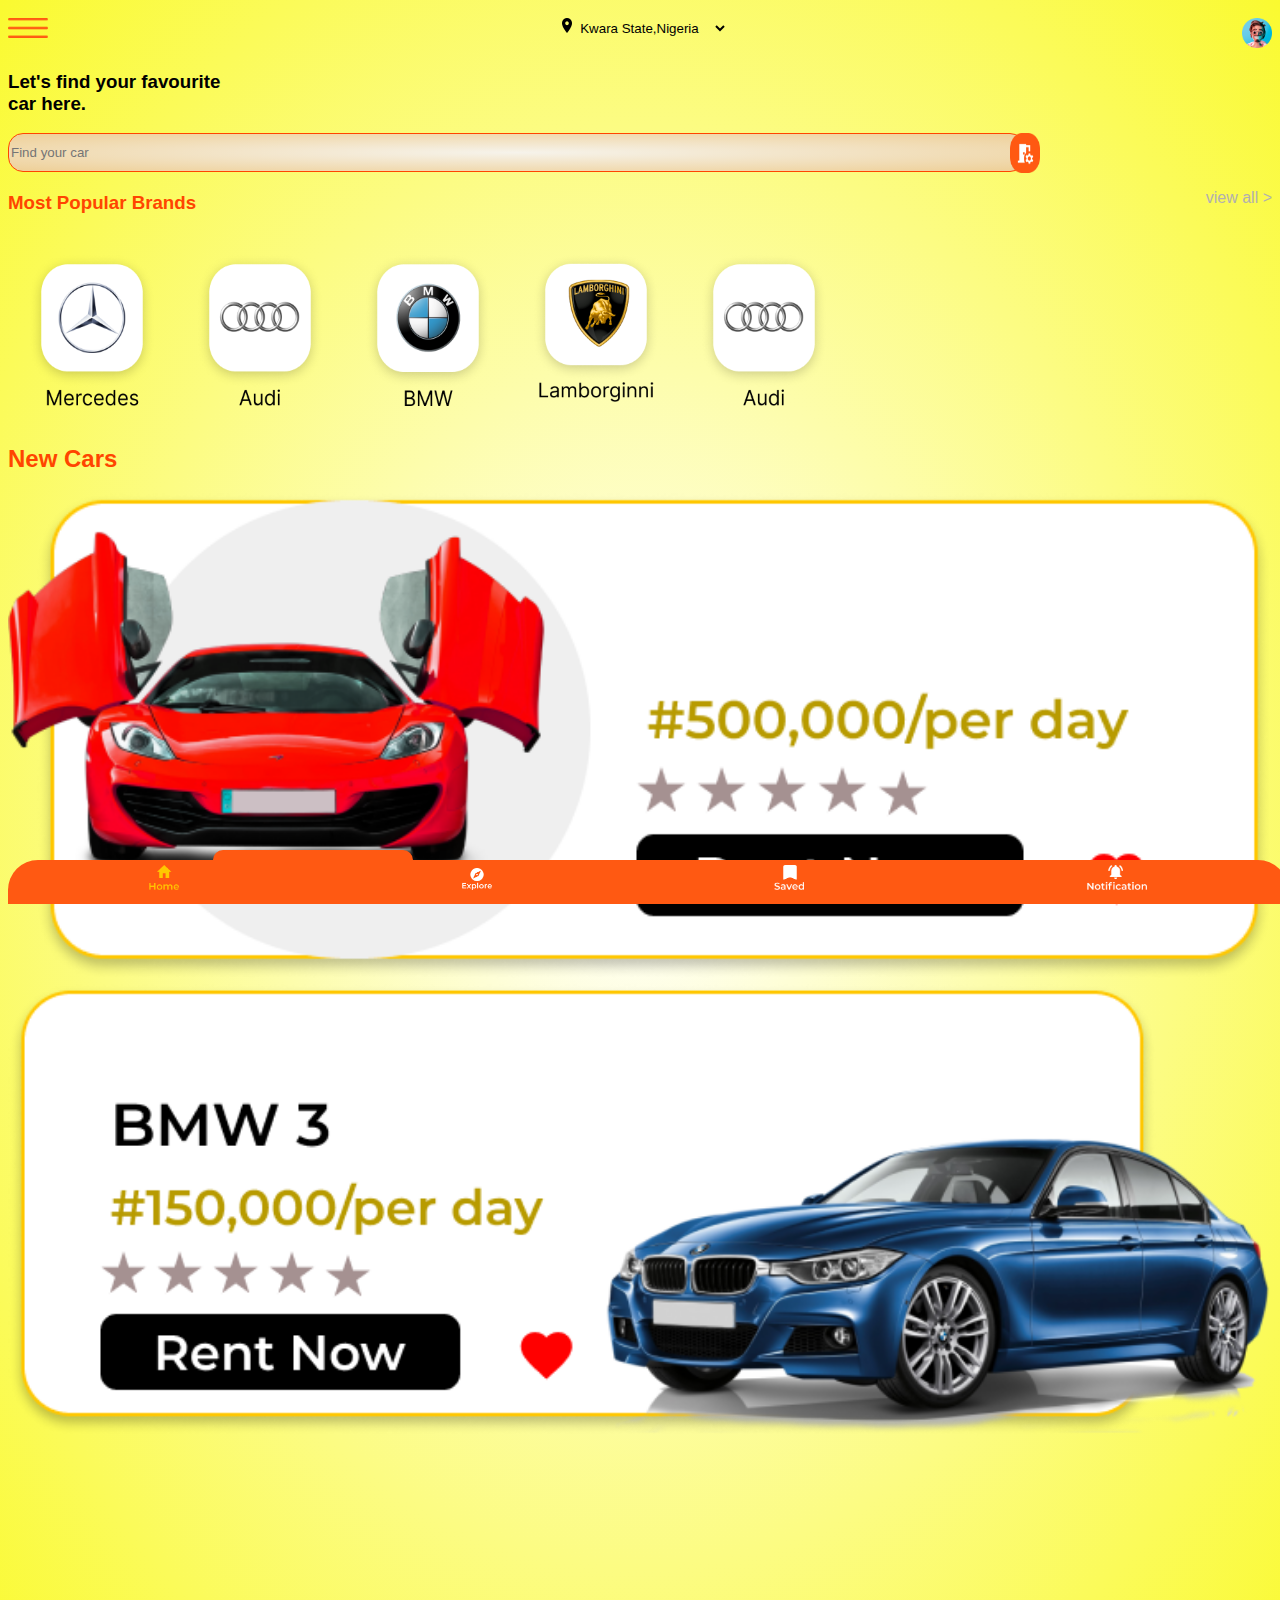
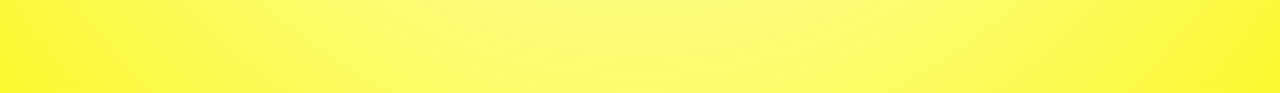
<file: index.html>
<!DOCTYPE html>
<html lang="en">

<head>
    <meta charset="UTF-8">
    <meta http-equiv="X-UA-Compatible" content="IE=edge">
    <meta name="viewport" content="width=device-width, initial-scale=1.0">
    <title>Document</title>
    <link rel="stylesheet" href="./newcar.css">
</head>

<body>
    <nav>
        <div><img class="three-line" src="./img/three line img.png" alt=""></div>
        <div class="location-div">
            <img src="./img/gps.png" alt="">
            <select name="" id="select">
                <option value=""> Kwara State,Nigeria </option>
                <option value=""> Abia State,Nigeria </option>
                <option value=""> Imo State,Nigeria </option>
                <option value=""> Anabara State,Nigeria </option>
                <option value=""> Oyo State,Nigeria </option>
            </select>
        </div>
        <div><img class="person" src="./img/person img.png" alt=""></div>
    </nav>
    <div class="search-div">
        <h3 class="search-words">
            Let's find your favourite <br>
            car here.
        </h3>
        <div class="  search-bar-div">
            <input class="search-bar" type="text" placeholder="Find your car">
            <img width="30px" src="./img/image417.png" alt="">
        </div>
    </div>
    <div class="brand-div">
        <div style="display:flex; justify-content: space-between;">
            <h3 style="color: orangered;">Most Popular Brands</h3>
            <p style="color: rgb(177, 176, 176);">view all ></p>
        </div>
        <div class="cars-list">
            <img src="./img/benz logo with name.png" alt="">
            <img src="./img/audi img with name.png" alt="">
            <img src="./img/bmw logo with name.png" alt="">
            <a href="./second-car-landing.html">
                <img class="lambo" src="./img/lamborgini logo with name.png" alt="">
            </a>
            <img src="./img/audi img with name.png" alt="">
        </div>
    </div>
    <div class="New-Car">
        <h2 style="color:orangered;">New Cars</h2>
        <div>
            <img style="width:100%;" src="./img/red car with write up.png" alt="">
        </div>
        <div>
            <img style="width:100%;" src="./img/blue car with writeup.png" alt="">
        </div>
    </div>
    <footer>

        <div class="footerss">

            <div>
                <a href="#">
                    <img class="first-three" src="./img/image453.png" alt="" srcset="">
                </a>
            </div>
            <div>
                <a href="">
                    <img class="first-three" src="./img/explore img with name.png" alt="">
                </a>
            </div>
            <div>
                <a href="">
                    <img class="first-three" src="./img/saved img with name.png" alt="" srcset="">
                </a>
            </div>
            <div>
                <div class="notificate  notificate-hide" id="notificate-box">
                    <h5>Notification</h5>
                </div>
                <div>
                    <img class="notificationimgs" src="./img/notification img with name.png" alt="" srcset="">
                </div>
            </div>
        </div>
        <div class="orange-Head">
    </footer>
</body>
<script src="./newcar.js"></script>

</html>
</file>
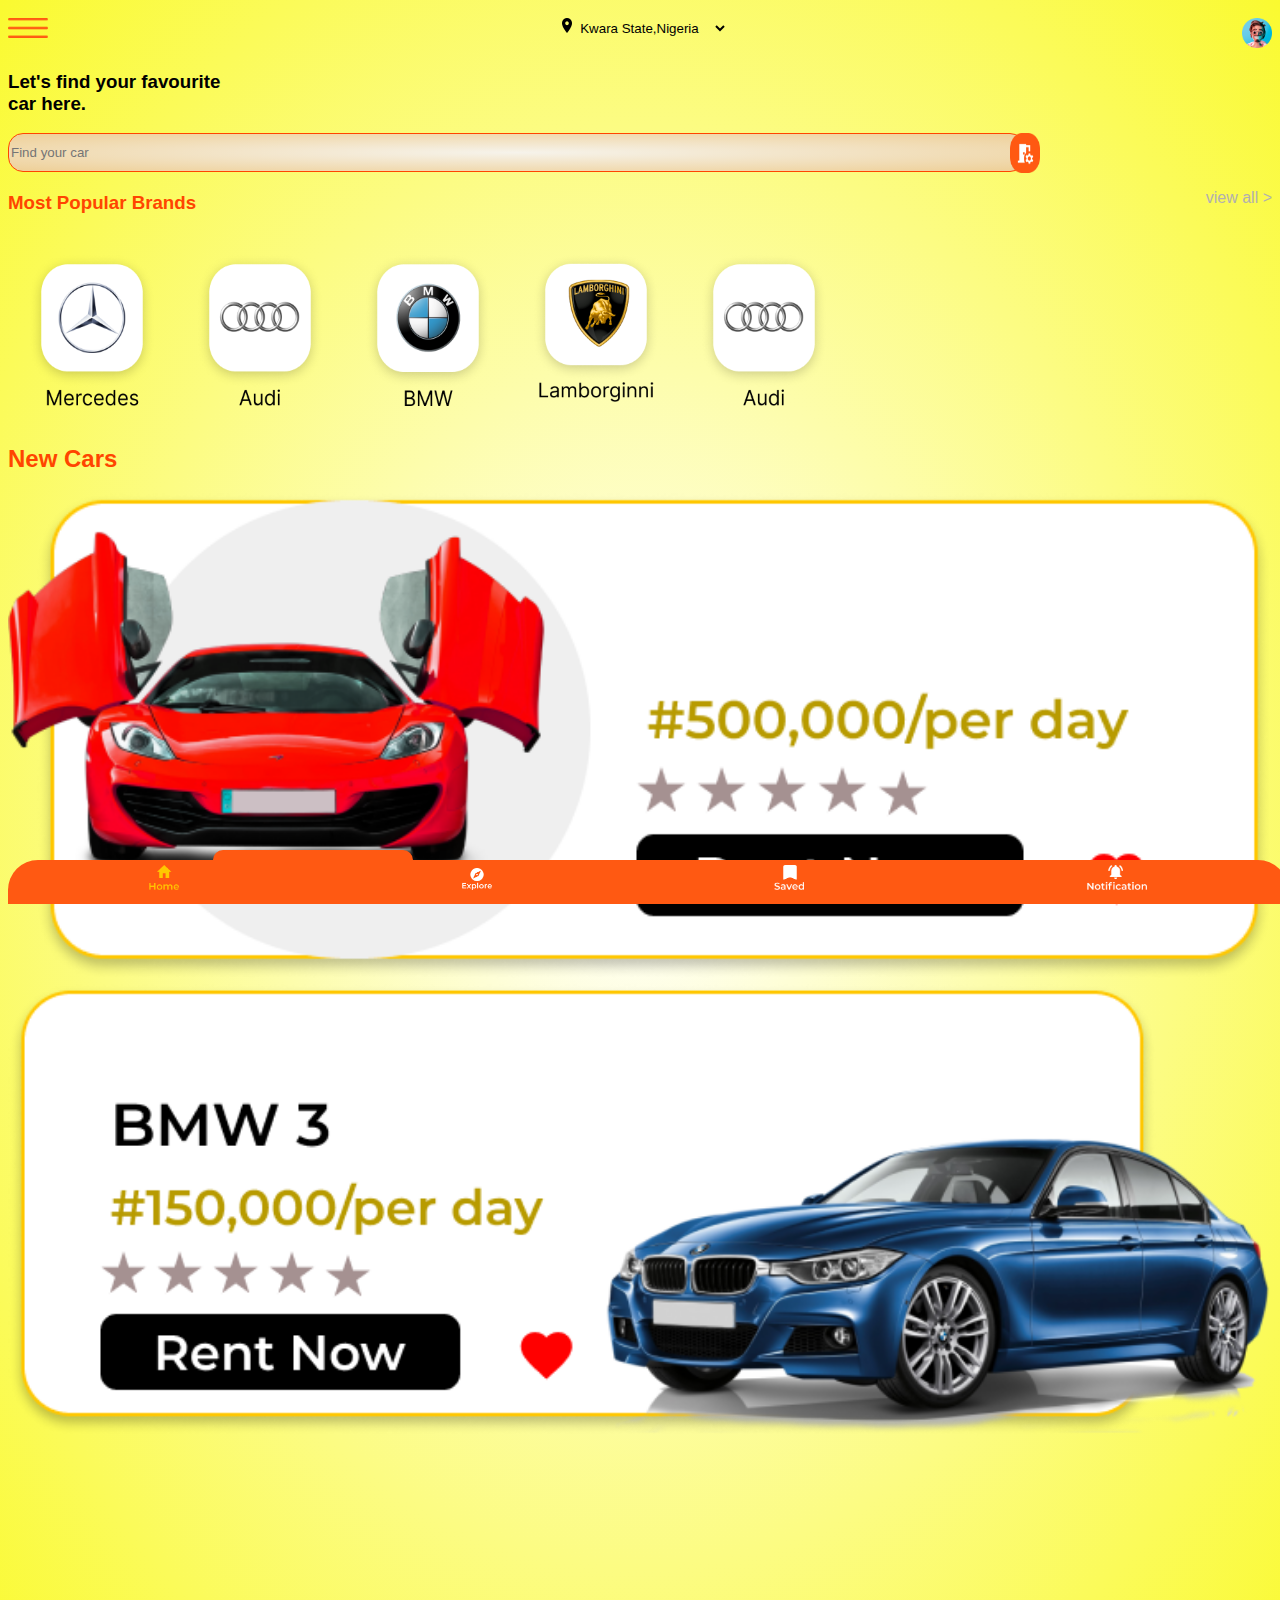
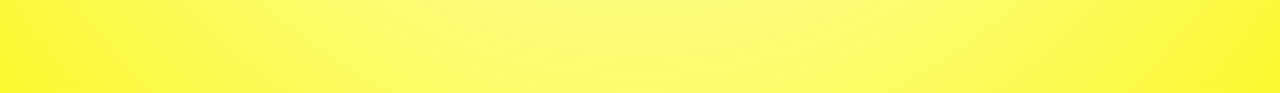
<file: newcar.html>
<!DOCTYPE html>
<html lang="en">

<head>
    <meta charset="UTF-8">
    <meta http-equiv="X-UA-Compatible" content="IE=edge">
    <meta name="viewport" content="width=device-width, initial-scale=1.0">
    <title>Document</title>
    <link rel="stylesheet" href="./newcar.css">
</head>

<body>
    <nav>
        <div><img class="three-line" src="./img/three line img.png" alt=""></div>
        <div class="location-div">
            <img src="./img/gps.png" alt="">
            <select name="" id="select">
                <option value=""> Kwara State,Nigeria </option>
                <option value=""> Abia State,Nigeria </option>
                <option value=""> Imo State,Nigeria </option>
                <option value=""> Anabara State,Nigeria </option>
                <option value=""> Oyo State,Nigeria </option>
            </select>
        </div>
        <div><img class="person" src="./img/person img.png" alt=""></div>
    </nav>
    <div class="search-div">
        <h3 class="search-words">
            Let's find your favourite <br>
            car here.
        </h3>
        <div class="  search-bar-div">
            <input class="search-bar" type="text" placeholder="Find your car">
            <img width="30px" src="./img/image417.png" alt="">
        </div>
    </div>
    <div class="brand-div">
        <div style="display:flex; justify-content: space-between;">
            <h3 style="color: orangered;">Most Popular Brands</h3>
            <p style="color: rgb(177, 176, 176);">view all ></p>
        </div>
        <div class="cars-list">
            <img src="./img/benz logo with name.png" alt="">
            <img src="./img/audi img with name.png" alt="">
            <img src="./img/bmw logo with name.png" alt="">
            <a href="./second car landing.html">
                <img class="lambo" src="./img/lamborgini logo with name.png" alt="">
            </a>
            <img src="./img/audi img with name.png" alt="">
        </div>
    </div>
    <div class="New-Car">
        <h2 style="color:orangered;">New Cars</h2>
        <div>
            <img style="width:100%;" src="./img/red car with write up.png" alt="">
        </div>
        <div>
            <img style="width:100%;" src="./img/blue car with writeup.png" alt="">
        </div>
    </div>
    <footer>

        <div class="footerss">

            <div>
                <a href="#">
                    <img class="first-three" src="./img/image453.png" alt="" srcset="">
                </a>
            </div>
            <div>
                <a href="">
                    <img class="first-three" src="./img/explore img with name.png" alt="">
                </a>
            </div>
            <div>
                <a href="">
                    <img class="first-three" src="./img/saved img with name.png" alt="" srcset="">
                </a>
            </div>
            <div>
                <div class="notificate  notificate-hide" id="notificate-box">
                    <h5>Notification</h5>
                </div>
                <div>
                    <img class="notificationimgs" src="./img/notification img with name.png" alt="" srcset="">
                </div>
            </div>
        </div>
        <div class="orange-Head">
    </footer>
</body>
<script src="./newcar.js"></script>

</html>
</file>
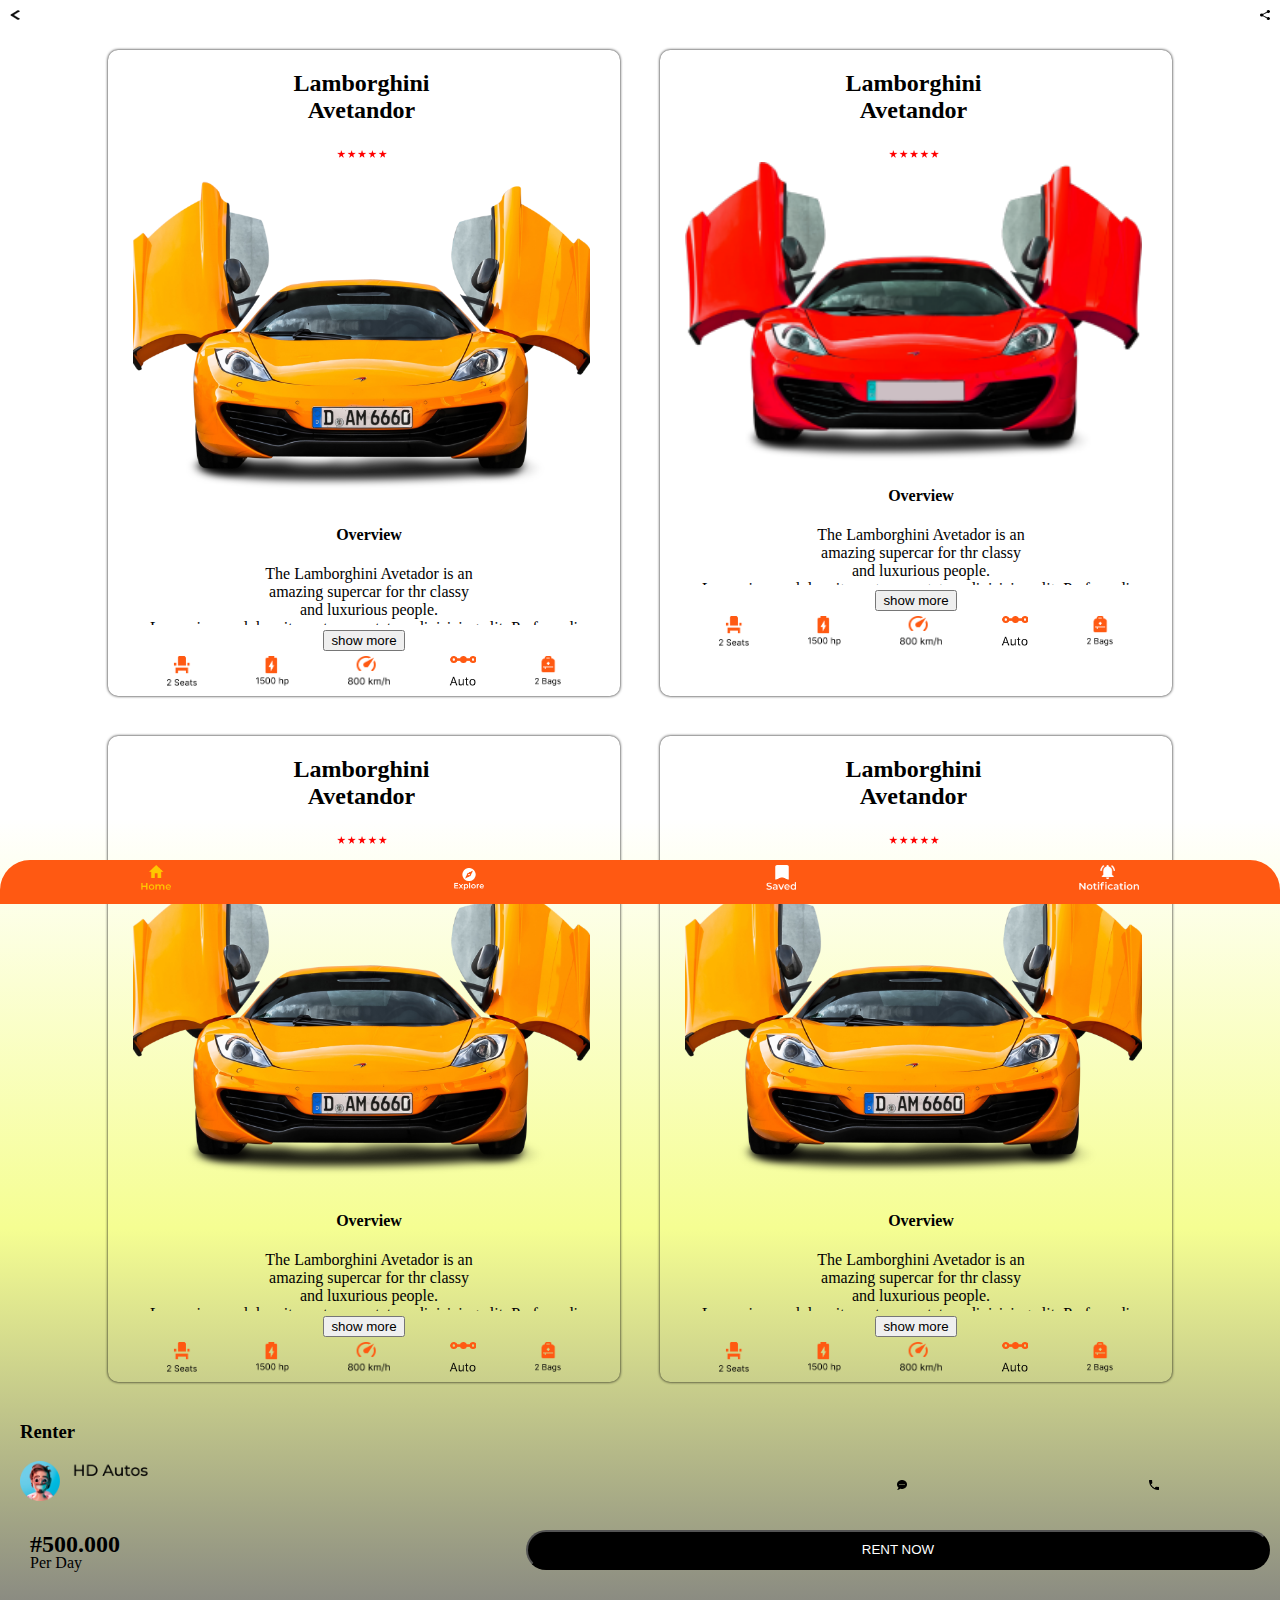
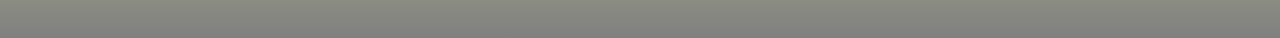
<file: second car landing.html>
<!DOCTYPE html>
<html lang="en">

<head>
    <meta charset="UTF-8">
    <meta http-equiv="X-UA-Compatible" content="IE=edge">
    <meta name="viewport" content="width=device-width, initial-scale=1.0">
    <title>Document</title>
    <link rel="stylesheet" href="./second landpage.css">
</head>

<body>

    <nav>
        <img src="./img/left arrow img.png" alt="">
        <img src="./img/share button.png" alt="">
    </nav>
    <div class="cars-Carrolcell-GenaralDiv">
        <div class="eachCar">
            <div class="cars-Carrolcell">
                <h2>Lamborghini <br> Avetandor</h2>
                <div><img class="fivestar" src="./img/5 star img.png" alt=""></div>
                <div><img class="yellowcar" src="./img/yellow car.png" alt=""></div>

            </div>
            <div class="overView    overview-show">
                <h4>Overview</h4>
                <p class="over-View ">The Lamborghini Avetador is an <br>
                    amazing supercar for thr classy <br>
                    and luxurious people. <br>
                    Lorem ipsum dolor sit amet consectetur adipisicing elit. Perferendis, distinctio aperiam doloremque
                    consequatur vel commodi beatae debitis dignissimos nemo illum alias corrupti sequi expedita
                    voluptatibus natus, quis voluptatum aliquid ipsa.
                </p>
            </div>
            <button class="showmore-button" id="button-show">show more</button>
            <div class="specfication">
                <div><img src="./img/two site img and name.png" alt=""></div>
                <div><img src="./img/battery.png" alt="" srcset=""></div>
                <div><img src="./img/800km.png" alt="" srcset=""></div>
                <div><img src="./img/auto with img.png" alt="" srcset=""></div>
                <div><img src="./img/two bags img and name.png" alt="" srcset=""></div>
            </div>

        </div>
        <div class="eachCar">
            <div class="cars-Carrolcell">
                <h2>Lamborghini <br> Avetandor</h2>
                <div><img class="fivestar" src="./img/5 star img.png" alt=""></div>
                <div><img class="yellowcar" src="./img/red car img.png" alt=""></div>

            </div>
            <div class="overView2    overview-show2">
                <h4>Overview</h4>
                <p class="over-View ">The Lamborghini Avetador is an <br>
                    amazing supercar for thr classy <br>
                    and luxurious people. <br>
                    Lorem ipsum dolor sit amet consectetur adipisicing elit. Perferendis, distinctio aperiam doloremque
                    consequatur vel commodi beatae debitis dignissimos nemo illum alias corrupti sequi expedita
                    voluptatibus natus, quis voluptatum aliquid ipsa.
                </p>
            </div>
            <button class="showmore-button" id="button-show2">show more</button>
            <div class="specfication">
                <div><img src="./img/two site img and name.png" alt=""></div>
                <div><img src="./img/battery.png" alt="" srcset=""></div>
                <div><img src="./img/800km.png" alt="" srcset=""></div>
                <div><img src="./img/auto with img.png" alt="" srcset=""></div>
                <div><img src="./img/two bags img and name.png" alt="" srcset=""></div>
            </div>

        </div>
        <div class="eachCar">
            <div class="cars-Carrolcell">
                <h2>Lamborghini <br> Avetandor</h2>
                <div><img class="fivestar" src="./img/5 star img.png" alt=""></div>
                <div><img class="yellowcar" src="./img/yellow car.png" alt=""></div>

            </div>
            <div class="overView3    overview-show3">
                <h4>Overview</h4>
                <p class="over-View ">The Lamborghini Avetador is an <br>
                    amazing supercar for thr classy <br>
                    and luxurious people. <br>
                    Lorem ipsum dolor sit amet consectetur adipisicing elit. Perferendis, distinctio aperiam doloremque
                    consequatur vel commodi beatae debitis dignissimos nemo illum alias corrupti sequi expedita
                    voluptatibus natus, quis voluptatum aliquid ipsa.
                </p>
            </div>
            <button class="showmore-button" id="button-show3">show more</button>
            <div class="specfication">
                <div><img src="./img/two site img and name.png" alt=""></div>
                <div><img src="./img/battery.png" alt="" srcset=""></div>
                <div><img src="./img/800km.png" alt="" srcset=""></div>
                <div><img src="./img/auto with img.png" alt="" srcset=""></div>
                <div><img src="./img/two bags img and name.png" alt="" srcset=""></div>
            </div>

        </div>
        <div class="eachCar">
            <div class="cars-Carrolcell">
                <h2>Lamborghini <br> Avetandor</h2>
                <div><img class="fivestar" src="./img/5 star img.png" alt=""></div>
                <div><img class="yellowcar" src="./img/yellow car.png" alt=""></div>

            </div>
            <div class="overView4    overview-show4">
                <h4>Overview</h4>
                <p class="over-View ">The Lamborghini Avetador is an <br>
                    amazing supercar for thr classy <br>
                    and luxurious people. <br>
                    Lorem ipsum dolor sit amet consectetur adipisicing elit. Perferendis, distinctio aperiam doloremque
                    consequatur vel commodi beatae debitis dignissimos nemo illum alias corrupti sequi expedita
                    voluptatibus natus, quis voluptatum aliquid ipsa.
                </p>
            </div>
            <button class="showmore-button" id="button-show4">show more</button>
            <div class="specfication">
                <div><img src="./img/two site img and name.png" alt=""></div>
                <div><img src="./img/battery.png" alt="" srcset=""></div>
                <div><img src="./img/800km.png" alt="" srcset=""></div>
                <div><img src="./img/auto with img.png" alt="" srcset=""></div>
                <div><img src="./img/two bags img and name.png" alt="" srcset=""></div>
            </div>

        </div>
    </div>
    <div class="Renter-div">
        <h3>Renter</h3>
        <div class="Rentermain">
            <img class="RenterImg" src="./img/person img with title.png" alt="" srcset="">
            <div class="phone-message-Div">
                <a href="mailto:"> <img src="./img/message img.png" alt=""></a>
                <a href="tel:+"><img src="./img/phone img.png" alt=""></a>
            </div>
        </div>
        <div class="reent">
            <div class="rentPrice">
                <h2 class="money">#500.000</h2>
                <p>Per Day</p>
            </div>

            <button class="rentnow-button">RENT NOW</button>
        </div>
    </div>
    <footer>

        <div class="footerss">

            <div>
                <a href="./newcar.html">
                    <img class="first-three" src="./img/image453.png" alt="" srcset="">
                </a>
            </div>
            <div>
                <a href="">
                    <img class="first-three" src="./img/explore img with name.png" alt="">
                </a>
            </div>
            <div>
                <a href="">
                    <img class="first-three" src="./img/saved img with name.png" alt="" srcset="">
                </a>
            </div>
            <div>
                <div class="notification  notification-hide" id="notification-box">
                   <h5>Notification</h5>
                </div>
                <div>
                    <img class="notificationimg" src="./img/notification img with name.png" alt="" srcset="">
                </div>
            </div>
        </div>
        <div class="orange-Head">
    </footer>
</body>
<script src="./second car landing.js"></script>

</html>
</file>
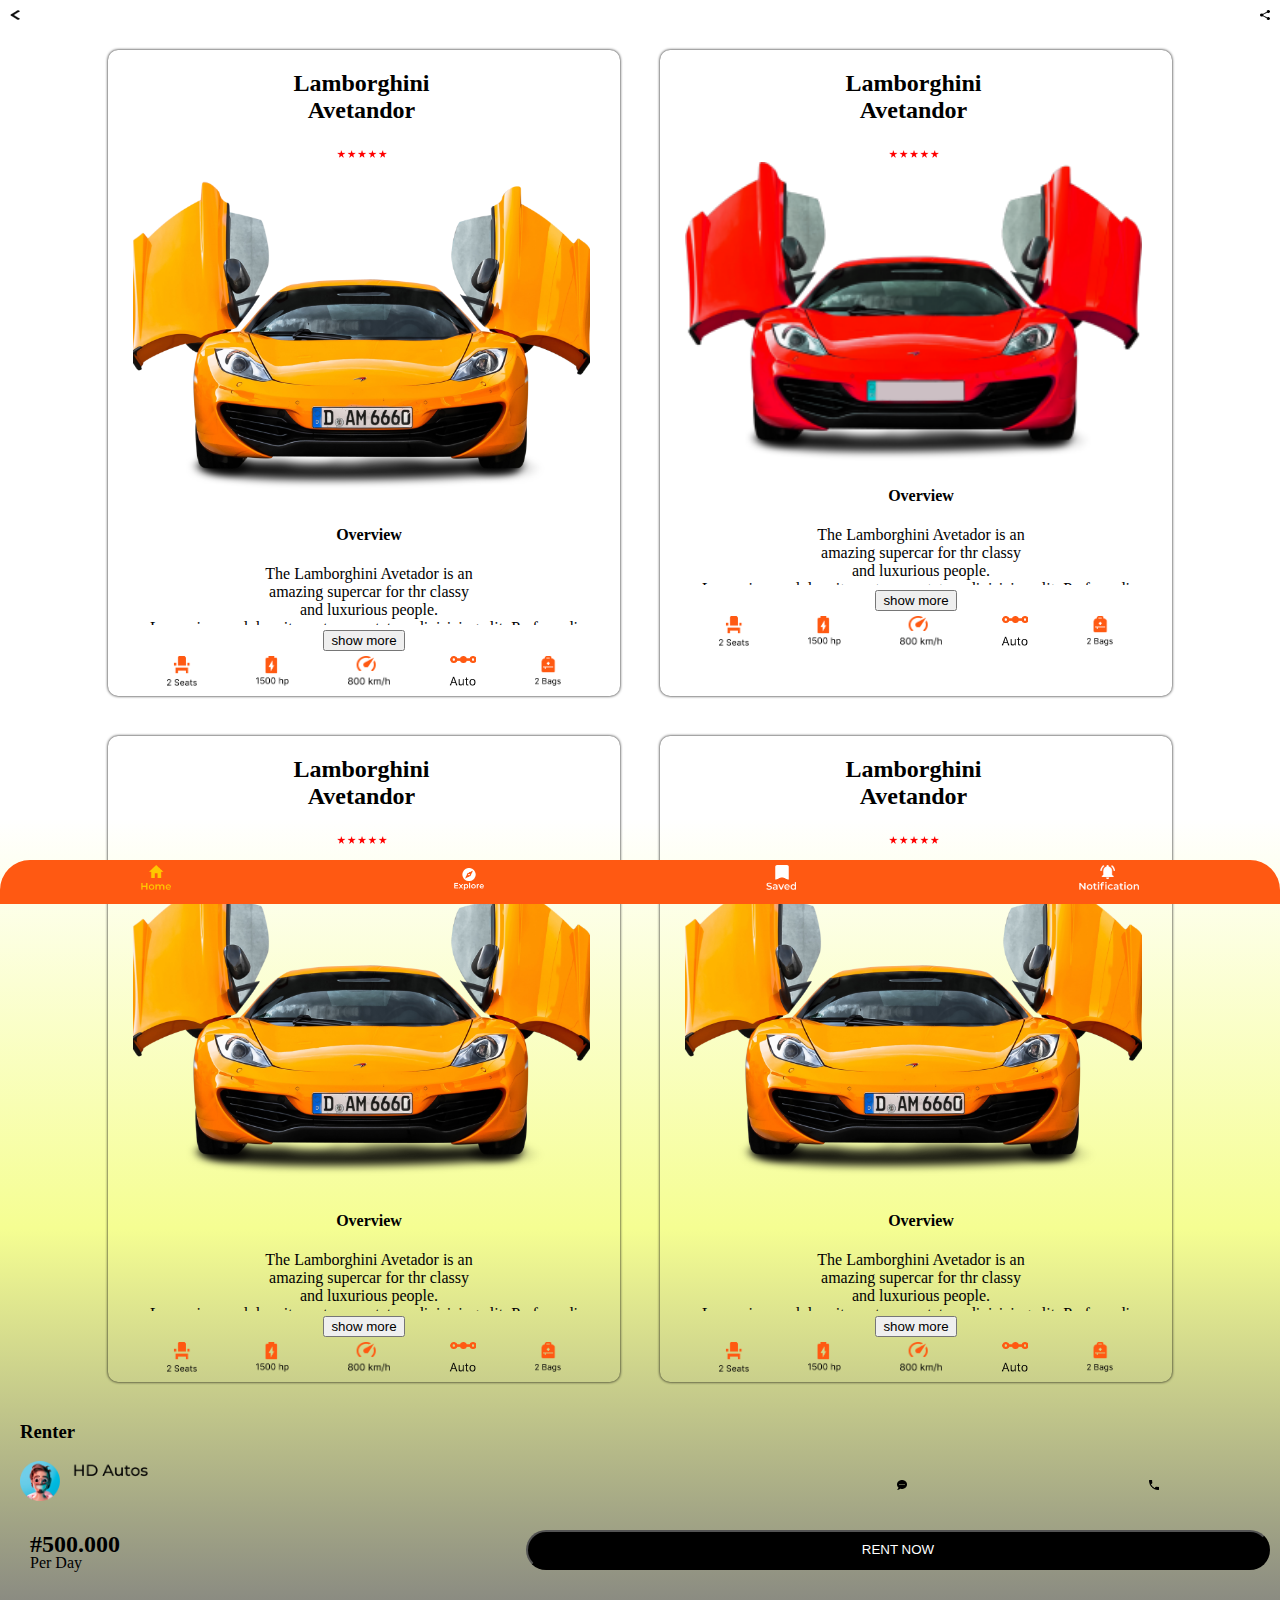
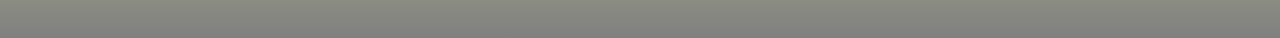
<file: second-car-landing.html>
<!DOCTYPE html>
<html lang="en">

<head>
    <meta charset="UTF-8">
    <meta http-equiv="X-UA-Compatible" content="IE=edge">
    <meta name="viewport" content="width=device-width, initial-scale=1.0">
    <title>Document</title>
    <link rel="stylesheet" href="./second-landpage.css">
</head>

<body>

    <nav>
        <img src="./img/left arrow img.png" alt="">
        <img src="./img/share button.png" alt="">
    </nav>
    <div class="cars-Carrolcell-GenaralDiv">
        <div class="eachCar">
            <div class="cars-Carrolcell">
                <h2>Lamborghini <br> Avetandor</h2>
                <div><img class="fivestar" src="./img/5 star img.png" alt=""></div>
                <div><img class="yellowcar" src="./img/yellow car.png" alt=""></div>

            </div>
            <div class="overView    overview-show">
                <h4>Overview</h4>
                <p class="over-View ">The Lamborghini Avetador is an <br>
                    amazing supercar for thr classy <br>
                    and luxurious people. <br>
                    Lorem ipsum dolor sit amet consectetur adipisicing elit. Perferendis, distinctio aperiam doloremque
                    consequatur vel commodi beatae debitis dignissimos nemo illum alias corrupti sequi expedita
                    voluptatibus natus, quis voluptatum aliquid ipsa.
                </p>
            </div>
            <button class="showmore-button" id="button-show">show more</button>
            <div class="specfication">
                <div><img src="./img/two site img and name.png" alt=""></div>
                <div><img src="./img/battery.png" alt="" srcset=""></div>
                <div><img src="./img/800km.png" alt="" srcset=""></div>
                <div><img src="./img/auto with img.png" alt="" srcset=""></div>
                <div><img src="./img/two bags img and name.png" alt="" srcset=""></div>
            </div>

        </div>
        <div class="eachCar">
            <div class="cars-Carrolcell">
                <h2>Lamborghini <br> Avetandor</h2>
                <div><img class="fivestar" src="./img/5 star img.png" alt=""></div>
                <div><img class="yellowcar" src="./img/red car img.png" alt=""></div>

            </div>
            <div class="overView2    overview-show2">
                <h4>Overview</h4>
                <p class="over-View ">The Lamborghini Avetador is an <br>
                    amazing supercar for thr classy <br>
                    and luxurious people. <br>
                    Lorem ipsum dolor sit amet consectetur adipisicing elit. Perferendis, distinctio aperiam doloremque
                    consequatur vel commodi beatae debitis dignissimos nemo illum alias corrupti sequi expedita
                    voluptatibus natus, quis voluptatum aliquid ipsa.
                </p>
            </div>
            <button class="showmore-button" id="button-show2">show more</button>
            <div class="specfication">
                <div><img src="./img/two site img and name.png" alt=""></div>
                <div><img src="./img/battery.png" alt="" srcset=""></div>
                <div><img src="./img/800km.png" alt="" srcset=""></div>
                <div><img src="./img/auto with img.png" alt="" srcset=""></div>
                <div><img src="./img/two bags img and name.png" alt="" srcset=""></div>
            </div>

        </div>
        <div class="eachCar">
            <div class="cars-Carrolcell">
                <h2>Lamborghini <br> Avetandor</h2>
                <div><img class="fivestar" src="./img/5 star img.png" alt=""></div>
                <div><img class="yellowcar" src="./img/yellow car.png" alt=""></div>

            </div>
            <div class="overView3    overview-show3">
                <h4>Overview</h4>
                <p class="over-View ">The Lamborghini Avetador is an <br>
                    amazing supercar for thr classy <br>
                    and luxurious people. <br>
                    Lorem ipsum dolor sit amet consectetur adipisicing elit. Perferendis, distinctio aperiam doloremque
                    consequatur vel commodi beatae debitis dignissimos nemo illum alias corrupti sequi expedita
                    voluptatibus natus, quis voluptatum aliquid ipsa.
                </p>
            </div>
            <button class="showmore-button" id="button-show3">show more</button>
            <div class="specfication">
                <div><img src="./img/two site img and name.png" alt=""></div>
                <div><img src="./img/battery.png" alt="" srcset=""></div>
                <div><img src="./img/800km.png" alt="" srcset=""></div>
                <div><img src="./img/auto with img.png" alt="" srcset=""></div>
                <div><img src="./img/two bags img and name.png" alt="" srcset=""></div>
            </div>

        </div>
        <div class="eachCar">
            <div class="cars-Carrolcell">
                <h2>Lamborghini <br> Avetandor</h2>
                <div><img class="fivestar" src="./img/5 star img.png" alt=""></div>
                <div><img class="yellowcar" src="./img/yellow car.png" alt=""></div>

            </div>
            <div class="overView4    overview-show4">
                <h4>Overview</h4>
                <p class="over-View ">The Lamborghini Avetador is an <br>
                    amazing supercar for thr classy <br>
                    and luxurious people. <br>
                    Lorem ipsum dolor sit amet consectetur adipisicing elit. Perferendis, distinctio aperiam doloremque
                    consequatur vel commodi beatae debitis dignissimos nemo illum alias corrupti sequi expedita
                    voluptatibus natus, quis voluptatum aliquid ipsa.
                </p>
            </div>
            <button class="showmore-button" id="button-show4">show more</button>
            <div class="specfication">
                <div><img src="./img/two site img and name.png" alt=""></div>
                <div><img src="./img/battery.png" alt="" srcset=""></div>
                <div><img src="./img/800km.png" alt="" srcset=""></div>
                <div><img src="./img/auto with img.png" alt="" srcset=""></div>
                <div><img src="./img/two bags img and name.png" alt="" srcset=""></div>
            </div>

        </div>
    </div>
    <div class="Renter-div">
        <h3>Renter</h3>
        <div class="Rentermain">
            <img class="RenterImg" src="./img/person img with title.png" alt="" srcset="">
            <div class="phone-message-Div">
                <a href="mailto:"> <img src="./img/message img.png" alt=""></a>
                <a href="tel:+"><img src="./img/phone img.png" alt=""></a>
            </div>
        </div>
        <div class="reent">
            <div class="rentPrice">
                <h2 class="money">#500.000</h2>
                <p>Per Day</p>
            </div>

            <button class="rentnow-button">RENT NOW</button>
        </div>
    </div>
    <footer>

        <div class="footerss">

            <div>
                <a href="./index.html">
                    <img class="first-three" src="./img/image453.png" alt="" srcset="">
                </a>
            </div>
            <div>
                <a href="">
                    <img class="first-three" src="./img/explore img with name.png" alt="">
                </a>
            </div>
            <div>
                <a href="">
                    <img class="first-three" src="./img/saved img with name.png" alt="" srcset="">
                </a>
            </div>
            <div>
                <div class="notification  notification-hide" id="notification-box">
                   <h5>Notification</h5>
                </div>
                <div>
                    <img class="notificationimg" src="./img/notification img with name.png" alt="" srcset="">
                </div>
            </div>
        </div>
        <div class="orange-Head">
    </footer>
</body>
<script src="./second-car-landing.js"></script>

</html>
</file>
<file: newcar.css>
body{
    background: radial-gradient(white,rgb(250, 250, 48));
    font-family:'Franklin Gothic Medium', 'Arial Narrow', Arial, sans-serif;
}
nav{
    justify-content: center;
    display: flex;
    padding-top: 10px;
    justify-content: space-between;
}

.location-div img{
    width: 10px;
}
.person{
    width: 30px;
}
.three-line{
    width:40px ;
}
#select{
    border: none;
    background-color: transparent;
}

.search-div{
    width: 100%;
}
.search-bar {
    border-radius: 15px;
    outline: none;
    background: radial-gradient(rgb(246, 243, 235),rgb(238, 207, 150));
    border: orangered solid 1.5px;
    width: 80%;
    height: 35px;
}

.search-bar-div {
    height: 40px;
    display: flex;
}

.search-bar-div img {
    margin-left: -15px;
}
.cars-list{
    display: flex;
    overflow-x: scroll;
}
.cars-list img{
    width: 8rem;
    margin: 20px;
}
.New-Car{
    margin-bottom: 20%;
}
.footerss {
    display: flex;
    background-color: #ff5912ff;
    justify-content: space-around;
    width: 100%;
    align-items: baseline;
    position: absolute;
    border-radius: 30px 30px 0px 0px;
    padding-bottom: 10px;
}

.first-three {
    margin-bottom: 0%;
    margin-top: 5px;
    height: 100%;
    width: 30px;
    align-self: flex-end;
}

.notificationimgs {
    margin-bottom: 0%;
    margin-top: 5px;
    height: 100%;
    align-self: flex-end;
    width: 60px;
}

.orange-Head {

    border-radius: 30px 30px 0px 0px;
    z-index: -3;
    margin-top: -10px;
    margin-left: 16%;
    position: absolute;
    background-color: #ff5912ff;
    width: 200px;
    height: 10px;
    margin-bottom: -10px;
}

footer {
    bottom: 0;
    position: fixed;
    width: 100%;
    height: 40px;
}
.notificate{
    border: solid 1px #ff5912ff;
    background-color: white;
    position: fixed;
    height: 100px;
    width: 100px;
    margin-top: -103px;
    z-index: 0.1px;
    margin-left: -40px;
    border-radius: 5px;
    text-align: center;
}

.notificate-hide{
    display: none;
}
</file>
<file: second landpage.css>
body {
    background: linear-gradient(white, white, white, #f5fe92ff, grey);
    margin: 0%;
    padding: 0%;
}

nav {
    display: flex;
    justify-content: space-between;
    padding: 10px;
}

nav img {
    width: 10px;
    height: 10px;
}

.cars-Carrolcell-GenaralDiv {
    overflow-x: scroll;
    overflow-y: hidden;
    display: flex;
    align-content: center;
}

.cars-Carrolcell {
    display: flex;
    flex-direction: column;
    justify-content: center;
    align-content: center;
    text-align: center;
    margin-right: 30px;
    margin-left: 25px;

}
.showmore-button{
    margin: 5px;
}


.fivestar {
    width: 50px;
}

.yellowcar {
    width: 18rem;
}

.overview-show {
    margin-left: 20px;
    margin-right: 10px;
    overflow: visible;
    height: inherit;
}

.overView {
    margin-left: 20px;
    margin-right: 10px;
    overflow: hidden;
    height: 120px;
}


.overview-show2 {
    margin-left: 20px;
    margin-right: 10px;
    overflow: visible;
    height: inherit;
}

.overView2 {
    margin-left: 20px;
    margin-right: 10px;
    overflow: hidden;
    height: 120px;
}

.overview-show3 {
    margin-left: 20px;
    margin-right: 10px;
    overflow: visible;
    height: inherit;
}

.overView3 {
    margin-left: 20px;
    margin-right: 10px;
    overflow: hidden;
    height: 120px;
}

.overview-show4 {
    margin-left: 20px;
    margin-right: 10px;
    overflow: visible;
    height: inherit;
}

.overView4 {
    margin-left: 20px;
    margin-right: 10px;
    overflow: hidden;
    height: 120px;
}


.specfication {
    display: flex;
    justify-content: space-around;
    height: 30px;
    margin-bottom: 10px;

}

.specfication img {
    height: 100%;
    align-self: flex-end;
}

.Renter-div {
    margin-left: 20px;
    margin-bottom: 50px;
}

.RenterImg {
    width: 8rem;
}

.Rentermain {
    display: flex;
    justify-content: space-between;
}

.phone-message-Div {
    width: 40%;
    display: flex;
    justify-content: space-around;


}

.phone-message-Div a img {
    width: 10px;
    height: 10px;
    align-self: center;
    text-align: center;
}

.phone-message-Div a {
    width: 10px;
    height: 10px;
    align-self: center;
}

.money {
    margin-bottom: -20px;
}

.reent {
    display: flex;
    justify-content: space-between;
    text-align: center;
    margin: 10px;


}

.rentnow-button {
    background-color: black;
    color: white;
    width: 60%;
    height: 40px;
    border-radius: 20px;
    align-self: center;
}

.rentPrice {
    text-align: left;
    width: 30%;
    display: flex;
    flex-direction: column;
    align-self: flex-start;
}

.footerss {
    display: flex;
    background-color: #ff5912ff;
    justify-content: space-around;
    width: 100%;
    align-items: baseline;
    position: absolute;
    border-radius: 30px 30px 0px 0px;
    padding-bottom: 10px;
}

.first-three {
    margin-bottom: 0%;
    margin-top: 5px;
    height: 100%;
    width: 30px;
    align-self: flex-end;
}

.notificationimg {
    margin-bottom: 0%;
    margin-top: 5px;
    height: 100%;
    align-self: flex-end;
    width: 60px;
}

.orange-Head {

    border-radius: 30px 30px 0px 0px;
    z-index: -3;
    margin-top: -10px;
    margin-left: 16%;
    position: absolute;
    background-color: #ff5912ff;
    width: 200px;
    height: 10px;
    margin-bottom: -10px;
}

footer {
    bottom: 0;
    position: fixed;
    width: 100%;
    height: 40px;
}
.notification{
    border: solid 1px #ff5912ff;
    background-color: white;
    position: fixed;
    height: 100px;
    width: 100px;
    margin-top: -103px;
    z-index: 0.1px;
    margin-left: -40px;
    border-radius: 5px;
    text-align: center;
}

.notification-hide{
    display: none;
}

@media only screen and (min-width:385px) {
    body {
        background: linear-gradient(white, white, white, #f5fe92ff, grey);
        margin: 0%;
        padding: 0%;
    }

    .cars-Carrolcell-GenaralDiv {
        justify-content: center;
        overflow-x: hidden;
        overflow-y: scroll;
        display: flex;
        flex-wrap: wrap;
        align-content: center;
        text-align: center;
    }


    .orange-Head {
        display: none;

        border-radius: 30px 30px 0px 0px;
        z-index: -3;
        margin-top: -10px;
        margin-left: 16%;
        position: absolute;
        background-color: #ff5912ff;
        width: 200px;
        height: 10px;
        margin-bottom: -10px;
    }

    .cars-Carrolcell {
        display: flex;
        flex-direction: column;
        justify-content: center;
        align-content: center;
        text-align: center;
        margin-right: 30px;
        margin-left: 25px;

    }

    .specfication {
        width: 100%;
        display: flex;
        justify-content: space-evenly;
        height: 30px;
        padding-bottom: 10px;
        margin: auto;

    }

    .specfication img {
        height: 100%;
        align-self: flex-end;
    }

    .eachCar {
        margin: 20px;
        width: 40%;
        box-shadow: 0px 0px 3px 0px;
        border-radius: 10px;
    }

    .yellowcar {
        width: 100%;
    }
    
.notification{
    background-color:rgb(253, 249, 249);
    position: fixed;
    height: 300px;
    width: 200px;
    margin-top: -300px;
    margin-left: -120px;
}


}
</file>
<file: second-landpage.css>
body {
    background: linear-gradient(white, white, white, #f5fe92ff, grey);
    margin: 0%;
    padding: 0%;
}

nav {
    display: flex;
    justify-content: space-between;
    padding: 10px;
}

nav img {
    width: 10px;
    height: 10px;
}

.cars-Carrolcell-GenaralDiv {
    overflow-x: scroll;
    overflow-y: hidden;
    display: flex;
    align-content: center;
}

.cars-Carrolcell {
    display: flex;
    flex-direction: column;
    justify-content: center;
    align-content: center;
    text-align: center;
    margin-right: 30px;
    margin-left: 25px;

}
.showmore-button{
    margin: 5px;
}


.fivestar {
    width: 50px;
}

.yellowcar {
    width: 18rem;
}

.overview-show {
    margin-left: 20px;
    margin-right: 10px;
    overflow: visible;
    height: inherit;
}

.overView {
    margin-left: 20px;
    margin-right: 10px;
    overflow: hidden;
    height: 120px;
}


.overview-show2 {
    margin-left: 20px;
    margin-right: 10px;
    overflow: visible;
    height: inherit;
}

.overView2 {
    margin-left: 20px;
    margin-right: 10px;
    overflow: hidden;
    height: 120px;
}

.overview-show3 {
    margin-left: 20px;
    margin-right: 10px;
    overflow: visible;
    height: inherit;
}

.overView3 {
    margin-left: 20px;
    margin-right: 10px;
    overflow: hidden;
    height: 120px;
}

.overview-show4 {
    margin-left: 20px;
    margin-right: 10px;
    overflow: visible;
    height: inherit;
}

.overView4 {
    margin-left: 20px;
    margin-right: 10px;
    overflow: hidden;
    height: 120px;
}


.specfication {
    display: flex;
    justify-content: space-around;
    height: 30px;
    margin-bottom: 10px;

}

.specfication img {
    height: 100%;
    align-self: flex-end;
}

.Renter-div {
    margin-left: 20px;
    margin-bottom: 50px;
}

.RenterImg {
    width: 8rem;
}

.Rentermain {
    display: flex;
    justify-content: space-between;
}

.phone-message-Div {
    width: 40%;
    display: flex;
    justify-content: space-around;


}

.phone-message-Div a img {
    width: 10px;
    height: 10px;
    align-self: center;
    text-align: center;
}

.phone-message-Div a {
    width: 10px;
    height: 10px;
    align-self: center;
}

.money {
    margin-bottom: -20px;
}

.reent {
    display: flex;
    justify-content: space-between;
    text-align: center;
    margin: 10px;


}

.rentnow-button {
    background-color: black;
    color: white;
    width: 60%;
    height: 40px;
    border-radius: 20px;
    align-self: center;
}

.rentPrice {
    text-align: left;
    width: 30%;
    display: flex;
    flex-direction: column;
    align-self: flex-start;
}

.footerss {
    display: flex;
    background-color: #ff5912ff;
    justify-content: space-around;
    width: 100%;
    align-items: baseline;
    position: absolute;
    border-radius: 30px 30px 0px 0px;
    padding-bottom: 10px;
}

.first-three {
    margin-bottom: 0%;
    margin-top: 5px;
    height: 100%;
    width: 30px;
    align-self: flex-end;
}

.notificationimg {
    margin-bottom: 0%;
    margin-top: 5px;
    height: 100%;
    align-self: flex-end;
    width: 60px;
}

.orange-Head {

    border-radius: 30px 30px 0px 0px;
    z-index: -3;
    margin-top: -10px;
    margin-left: 16%;
    position: absolute;
    background-color: #ff5912ff;
    width: 200px;
    height: 10px;
    margin-bottom: -10px;
}

footer {
    bottom: 0;
    position: fixed;
    width: 100%;
    height: 40px;
}
.notification{
    border: solid 1px #ff5912ff;
    background-color: white;
    position: fixed;
    height: 100px;
    width: 100px;
    margin-top: -103px;
    z-index: 0.1px;
    margin-left: -40px;
    border-radius: 5px;
    text-align: center;
}

.notification-hide{
    display: none;
}

@media only screen and (min-width:385px) {
    body {
        background: linear-gradient(white, white, white, #f5fe92ff, grey);
        margin: 0%;
        padding: 0%;
    }

    .cars-Carrolcell-GenaralDiv {
        justify-content: center;
        overflow-x: hidden;
        overflow-y: scroll;
        display: flex;
        flex-wrap: wrap;
        align-content: center;
        text-align: center;
    }


    .orange-Head {
        display: none;

        border-radius: 30px 30px 0px 0px;
        z-index: -3;
        margin-top: -10px;
        margin-left: 16%;
        position: absolute;
        background-color: #ff5912ff;
        width: 200px;
        height: 10px;
        margin-bottom: -10px;
    }

    .cars-Carrolcell {
        display: flex;
        flex-direction: column;
        justify-content: center;
        align-content: center;
        text-align: center;
        margin-right: 30px;
        margin-left: 25px;

    }

    .specfication {
        width: 100%;
        display: flex;
        justify-content: space-evenly;
        height: 30px;
        padding-bottom: 10px;
        margin: auto;

    }

    .specfication img {
        height: 100%;
        align-self: flex-end;
    }

    .eachCar {
        margin: 20px;
        width: 40%;
        box-shadow: 0px 0px 3px 0px;
        border-radius: 10px;
    }

    .yellowcar {
        width: 100%;
    }
    
.notification{
    background-color:rgb(253, 249, 249);
    position: fixed;
    height: 300px;
    width: 200px;
    margin-top: -300px;
    margin-left: -120px;
}


}
</file>
